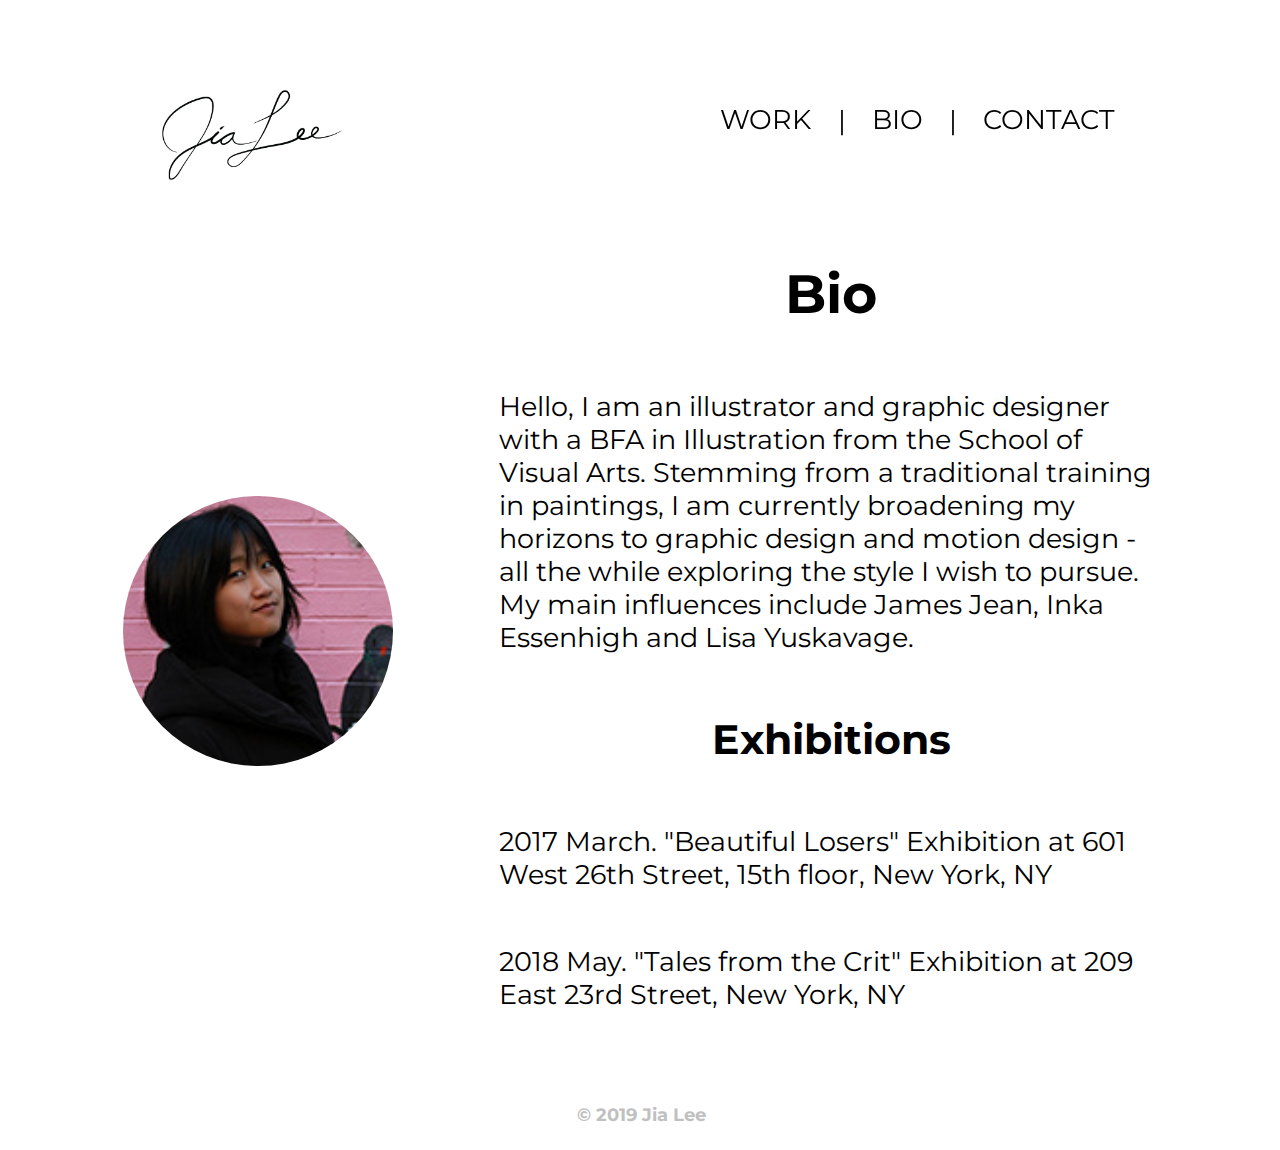
<file: bio.html>
<!DOCTYPE html>
<html>
<head>
    <title>Jia Lee Illustration</title>
    <link rel="stylesheet" type="text/css" href="main.css">
    <link rel="stylesheet" type="text/css" href="bio.css">
    <link rel="stylesheet" href="https://use.fontawesome.com/releases/v5.11.1/css/all.css">
    <link href="https://fonts.googleapis.com/css?family=Montserrat&display=swap" rel="stylesheet">
    <link href="https://fonts.googleapis.com/css?family=Rubik&display=swap" rel="stylesheet">
    <script src="https://code.jquery.com/jquery-3.2.1.min.js"></script>
    <script src="main.js"></script>

    <link rel="apple-touch-icon" sizes="180x180" href="/apple-touch-icon.png">
    <link rel="icon" type="image/png" sizes="32x32" href="/favicon-32x32.png">
    <link rel="icon" type="image/png" sizes="16x16" href="/favicon-16x16.png">
    <link rel="manifest" href="/site.webmanifest">
    <link rel="mask-icon" href="/safari-pinned-tab.svg" color="#5bbad5">
    <meta name="msapplication-TileColor" content="#da532c">
    <meta name="theme-color" content="#ffffff">
</head>
<body>        
    <nav>
        <a href="http://jialeeart.github.io"><img id="signature" src="images/sign jl1.png"></a>
        <div id="navLinks">
            <a href="http://jialeeart.github.io/work.html">WORK</a>
            |
            <a href="http://jialeeart.github.io/bio.html">BIO</a>
            |
            <a href="http://jialeeart.github.io/contact.html">CONTACT</a>
        </div>
    </nav>

    <div id="bio">
      <div id="bioPic">
        <div id="bioPicCrop">
          <img src="images/bioPic.jpg">
        </div>
      </div>
      <div id="bioInfo">
        <h1>Bio</h1>
        <p>Hello, I am an illustrator and graphic designer with a BFA in Illustration from the School of Visual Arts. Stemming from a traditional training in paintings, I am currently broadening my horizons to graphic design and motion design - all the while exploring the style I wish to pursue. My main influences include James Jean, Inka Essenhigh and Lisa Yuskavage.</p>

        <h2>Exhibitions</h2>
        <p>2017 March. "Beautiful Losers" Exhibition at 601 West 26th Street, 15th floor, New York, NY</p>
        <p>2018 May. "Tales from the Crit" Exhibition at 209 East 23rd Street, New York, NY</p>
      </div>
    </div>

    <bioFooter>
      <h4>© 2019 Jia Lee</h4>
    </bioFooter>
</body>
</html>
</file>
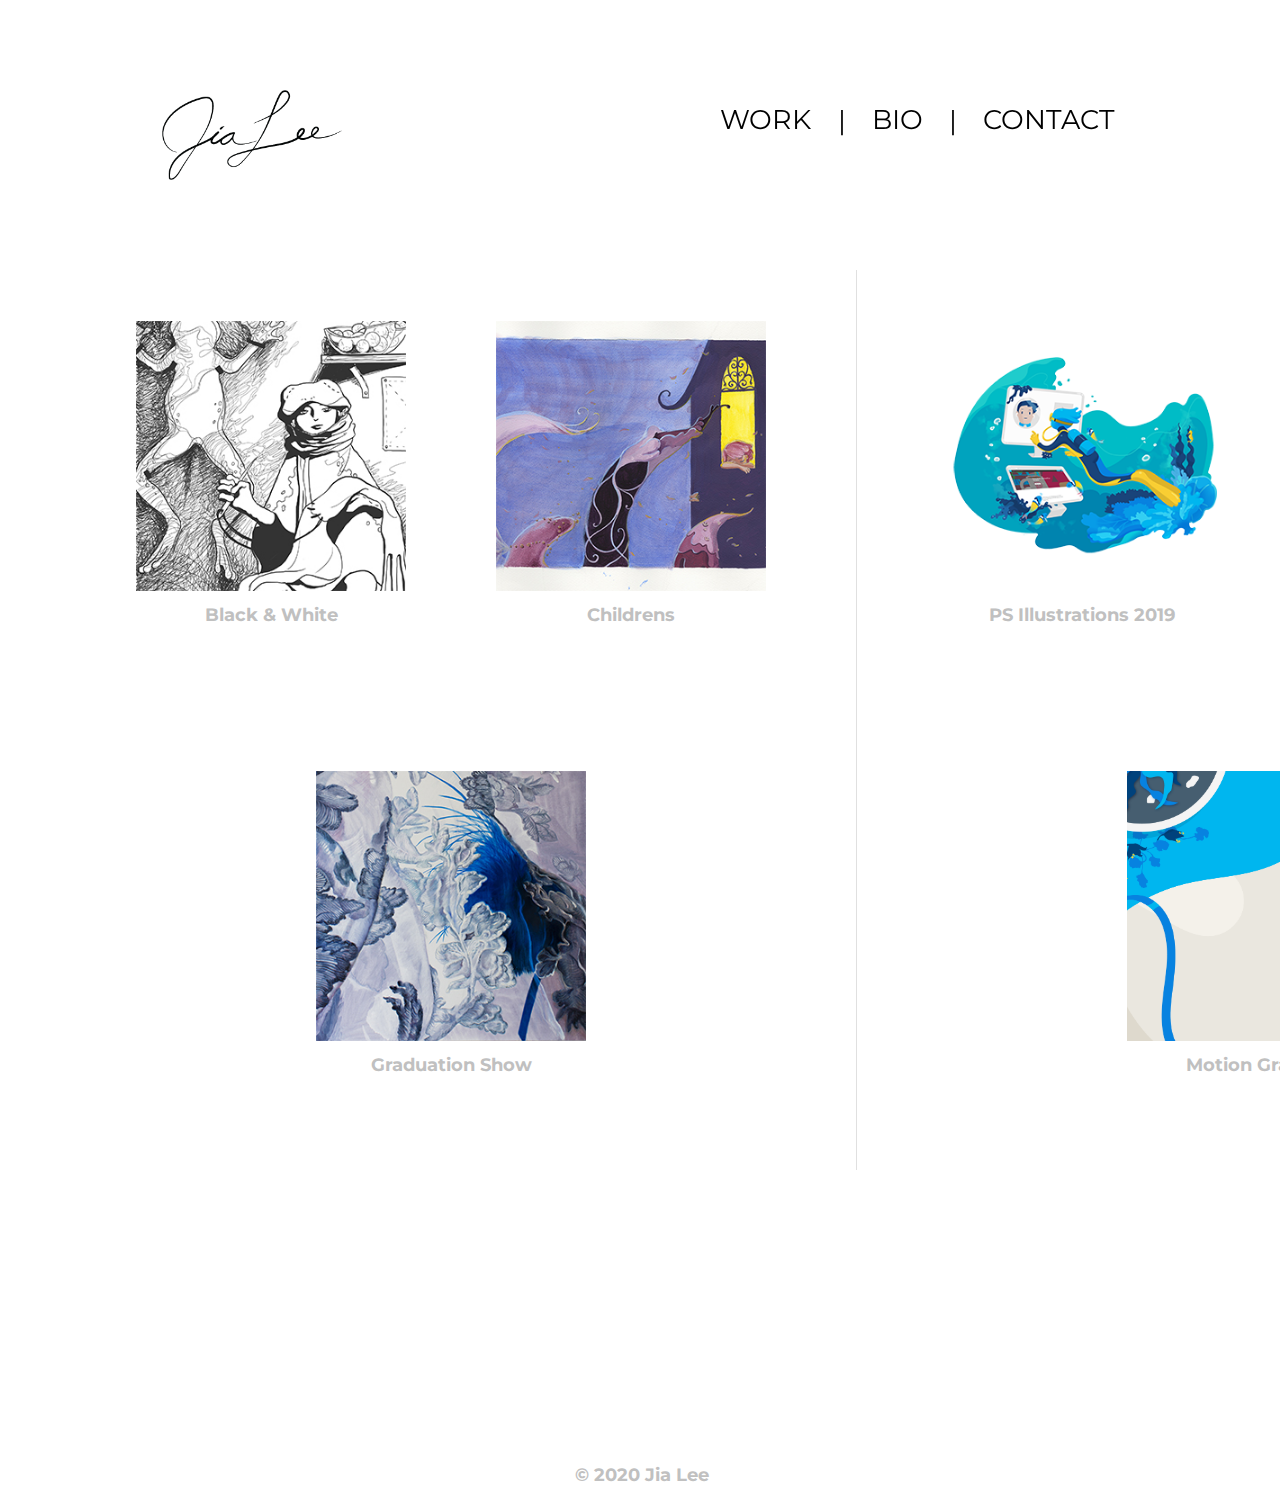
<file: work.html>
<!DOCTYPE html>
<html>
<head>
    <title>Jia Lee Illustration</title>
    <link rel="stylesheet" type="text/css" href="main.css">
    <link rel="stylesheet" type="text/css" href="work.css">
    <link rel="stylesheet" href="https://use.fontawesome.com/releases/v5.11.1/css/all.css">
    <link href="https://fonts.googleapis.com/css?family=Montserrat&display=swap" rel="stylesheet">
    <link href="https://fonts.googleapis.com/css?family=Rubik&display=swap" rel="stylesheet">
    <script src="https://code.jquery.com/jquery-3.2.1.min.js"></script>
    <script src="main.js"></script>

    <link rel="apple-touch-icon" sizes="180x180" href="/apple-touch-icon.png">
    <link rel="icon" type="image/png" sizes="32x32" href="/favicon-32x32.png">
    <link rel="icon" type="image/png" sizes="16x16" href="/favicon-16x16.png">
    <link rel="manifest" href="/site.webmanifest">
    <link rel="mask-icon" href="/safari-pinned-tab.svg" color="#5bbad5">
    <meta name="msapplication-TileColor" content="#da532c">
    <meta name="theme-color" content="#ffffff">
</head>
<body>
    <nav>
        <a href="http://jialeeart.github.io"><img id="signature" src="images/sign jl1.png"></a>
        <div id="navLinks">
            <a href="http://jialeeart.github.io/work.html">WORK</a>
            |
            <a href="http://jialeeart.github.io/bio.html">BIO</a>
            |
            <a href="http://jialeeart.github.io/contact.html">CONTACT</a>
        </div>
    </nav>

    <div id="work">
      <div class="workBlock" id="wb1">
        <a href="http://jialeeart.github.io/work/blackAndWhite.html"><img class="workImg" src="images/blackAndWhite/thumbnail/Frog.jpg"></a>
        <h6 class="workTxt">Black & White</h6>
      </div>

      <div class="workBlock" id="wb2">
        <a href="http://jialeeart.github.io/work/childrens.html"><img class="workImg" src="images/childrens/thumbnail/shrubs_w_feet_2.jpg"></a>
        <h6 class="workTxt">Childrens</h6>
      </div>

      <div class="workBlock" id="wb3">
        <a href="http://jialeeart.github.io/work/graduationShow.html"><img class="workImg" src="images/graduationShow/thumbnail/lace_and_feathers.jpg"></a>
        <h6 class="workTxt">Graduation Show</h6>
      </div>

      <div id="ln"></div>

      <div class="workBlock" id="wb4">
        <a href="http://jialeeart.github.io/work/PS2019.html"><img class="workImg" src="images/PS2019/thumbnail/dive_training.png"></a>
        <h6 class="workTxt">PS Illustrations 2019</h6>
      </div>
        
      <div class="workBlock" id="wb5">
        <a href="http://jialeeart.github.io/work/FoxHunt.html"><img class="workImg" src="images/fox/thumbnail/fox-04.png"></a>
        <h6 class="workTxt">Fox Hunt</h6>
      </div>
        
        <div class="workBlock" id="wb6">
        <a href="http://jialeeart.github.io/work/Motion.html"><img class="workImg" src="images/Motion/thumbnails/banner.png"></a>
        <h6 class="workTxt">Motion Graphics</h6>
      </div>
    </div>

    <workFooter>
      <h4>© 2020 Jia Lee</h4>
    </workFooter>  
</body>
</html>
</file>
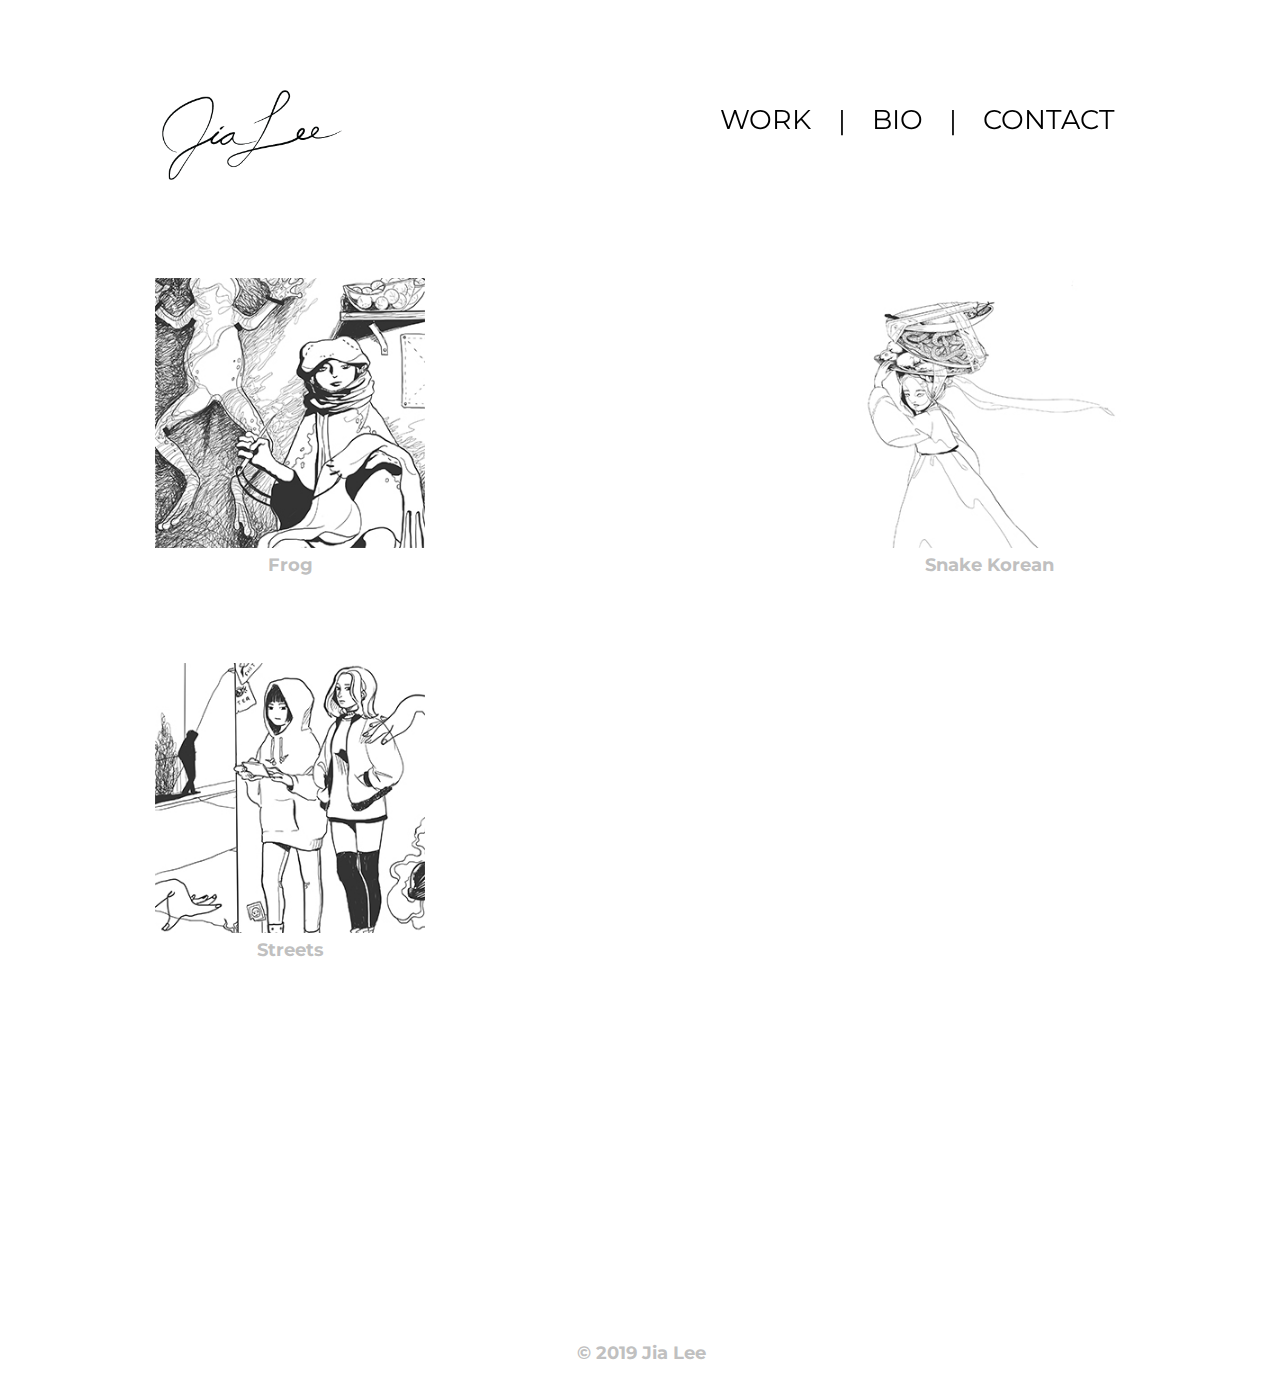
<file: work/blackAndWhite.html>
<!DOCTYPE html>
<html>
<head>
    <title>Jia Lee Illustration</title>
    <link rel="stylesheet" type="text/css" href="../main.css">
    <link rel="stylesheet" type="text/css" href="workDisplay.css">
    <link rel="stylesheet" href="https://use.fontawesome.com/releases/v5.11.1/css/all.css">
    <link href="https://fonts.googleapis.com/css?family=Montserrat&display=swap" rel="stylesheet">
    <link href="https://fonts.googleapis.com/css?family=Rubik&display=swap" rel="stylesheet">
    <script src="https://code.jquery.com/jquery-3.2.1.min.js"></script>
    <script src="../main.js"></script>
    <script src="workDisplay.js"></script>

    <link rel="apple-touch-icon" sizes="180x180" href="../apple-touch-icon.png">
    <link rel="icon" type="image/png" sizes="32x32" href="../favicon-32x32.png">
    <link rel="icon" type="image/png" sizes="16x16" href="../favicon-16x16.png">
    <link rel="manifest" href="../site.webmanifest">
    <link rel="mask-icon" href="../safari-pinned-tab.svg" color="#5bbad5">
    <meta name="msapplication-TileColor" content="#da532c">
    <meta name="theme-color" content="#ffffff">
</head>
<body>
    <nav>
        <a href="http://jialeeart.github.io"><img id="signature" src="../images/sign jl1.png"></a>
        <div id="navLinks">
            <a href="http://jialeeart.github.io/work.html">WORK</a>
            |
            <a href="http://jialeeart.github.io/bio.html">BIO</a>
            |
            <a href="http://jialeeart.github.io/contact.html">CONTACT</a>
        </div>
    </nav>

    <div id="fullDisplay">
      <i class="fas fa-chevron-left fullDisplayArrow" onclick="prevImage('blackAndWhite')""></i>

      <img>

      <i class="fas fa-chevron-right fullDisplayArrow" onclick="nextImage('blackAndWhite')"></i>
    </div>

    <div id="work">
      <div class="workBlock">
        <img class="workImg" src="../images/blackAndWhite/thumbnail/Frog.jpg" onclick="fullDisplay('blackAndWhite','Frog.jpg')">
        <h6 class="workTxt">Frog</h6>
      </div>

      <div class="workBlock">
        <img class="workImg" src="../images/blackAndWhite/thumbnail/Snake_korean.jpg" onclick="fullDisplay('blackAndWhite','Snake_korean.jpg')">
        <h6 class="workTxt">Snake Korean</h6>
      </div>

      <div class="workBlock">
        <img class="workImg" src="../images/blackAndWhite/thumbnail/Streets.jpg" onclick="fullDisplay('blackAndWhite','Streets.jpg')">
        <h6 class="workTxt">Streets</h6>
      </div>  
    </div>

    <workFooter>
      <h4>© 2019 Jia Lee</h4>
    </workFooter>  
</body>
</html>
</file>
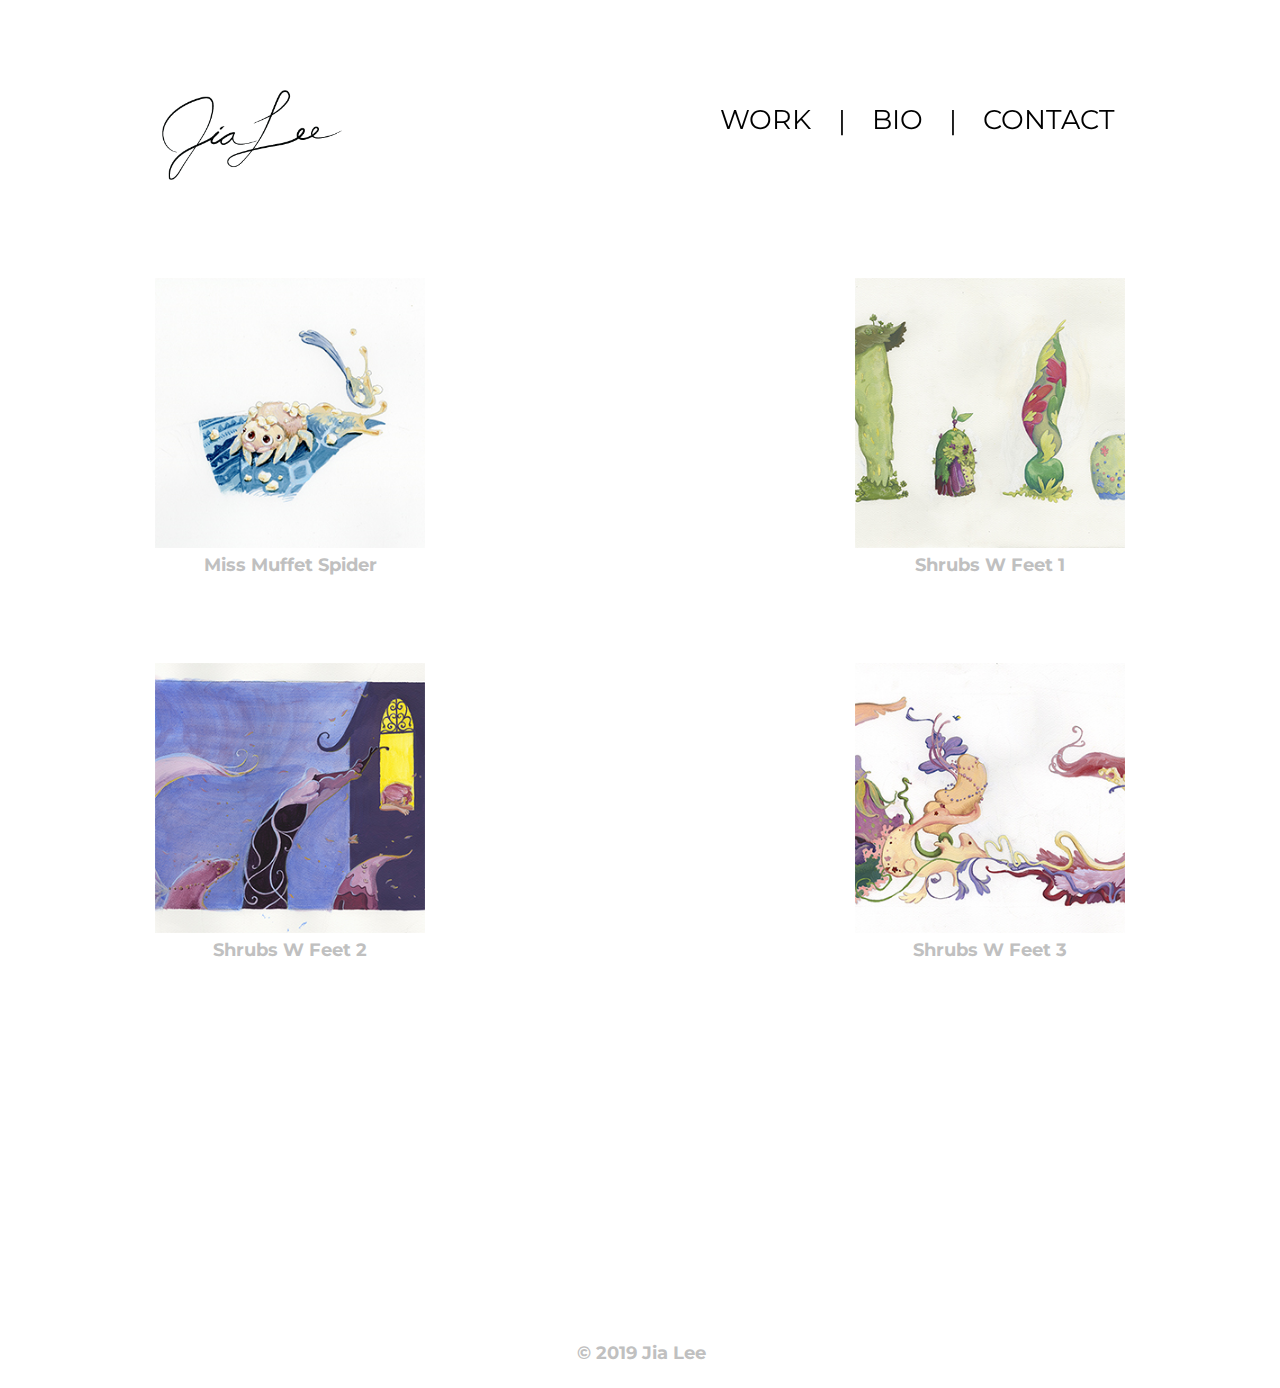
<file: work/childrens.html>
<!DOCTYPE html>
<html>
<head>
    <title>Jia Lee Illustration</title>
    <link rel="stylesheet" type="text/css" href="../main.css">
    <link rel="stylesheet" type="text/css" href="workDisplay.css">
    <link rel="stylesheet" href="https://use.fontawesome.com/releases/v5.11.1/css/all.css">
    <link href="https://fonts.googleapis.com/css?family=Montserrat&display=swap" rel="stylesheet">
    <link href="https://fonts.googleapis.com/css?family=Rubik&display=swap" rel="stylesheet">
    <script src="https://code.jquery.com/jquery-3.2.1.min.js"></script>
    <script src="../main.js"></script>
    <script src="workDisplay.js"></script>

    <link rel="apple-touch-icon" sizes="180x180" href="../apple-touch-icon.png">
    <link rel="icon" type="image/png" sizes="32x32" href="../favicon-32x32.png">
    <link rel="icon" type="image/png" sizes="16x16" href="../favicon-16x16.png">
    <link rel="manifest" href="../site.webmanifest">
    <link rel="mask-icon" href="../safari-pinned-tab.svg" color="#5bbad5">
    <meta name="msapplication-TileColor" content="#da532c">
    <meta name="theme-color" content="#ffffff">
</head>
<body>
    <nav>
        <a href="http://jialeeart.github.io"><img id="signature" src="../images/sign jl1.png"></a>
        <div id="navLinks">
            <a href="http://jialeeart.github.io/work.html">WORK</a>
            |
            <a href="http://jialeeart.github.io/bio.html">BIO</a>
            |
            <a href="http://jialeeart.github.io/contact.html">CONTACT</a>
        </div>
    </nav>

    <div id="fullDisplay">
      <i class="fas fa-chevron-left fullDisplayArrow" onclick="prevImage('childrens')"></i>

      <img>

      <i class="fas fa-chevron-right fullDisplayArrow" onclick="nextImage('childrens')"></i>
    </div>

    <div id="work">
      <div class="workBlock">
        <img class="workImg" src="../images/childrens/thumbnail/miss-muffet-spider.png" onclick="fullDisplay('childrens','miss-muffet-spider.png')">
        <h6 class="workTxt">Miss Muffet Spider</h6>
      </div>

      <div class="workBlock">
        <img class="workImg" src="../images/childrens/thumbnail/shrubs_w_feet_1.jpg" onclick="fullDisplay('childrens','shrubs_w_feet_1.jpg')">
        <h6 class="workTxt">Shrubs W Feet 1</h6>
      </div>

      <div class="workBlock">
        <img class="workImg" src="../images/childrens/thumbnail/shrubs_w_feet_2.jpg" onclick="fullDisplay('childrens','shrubs_w_feet_2.jpg')">
        <h6 class="workTxt">Shrubs W Feet 2</h6>
      </div>

      <div class="workBlock">
        <img class="workImg" src="../images/childrens/thumbnail/shrubs_w_feet_3.jpg" onclick="fullDisplay('childrens','shrubs_w_feet_3.jpg')">
        <h6 class="workTxt">Shrubs W Feet 3</h6>
      </div>  
    </div>

    <workFooter>
      <h4>© 2019 Jia Lee</h4>
    </workFooter>  
</body>
</html>
</file>
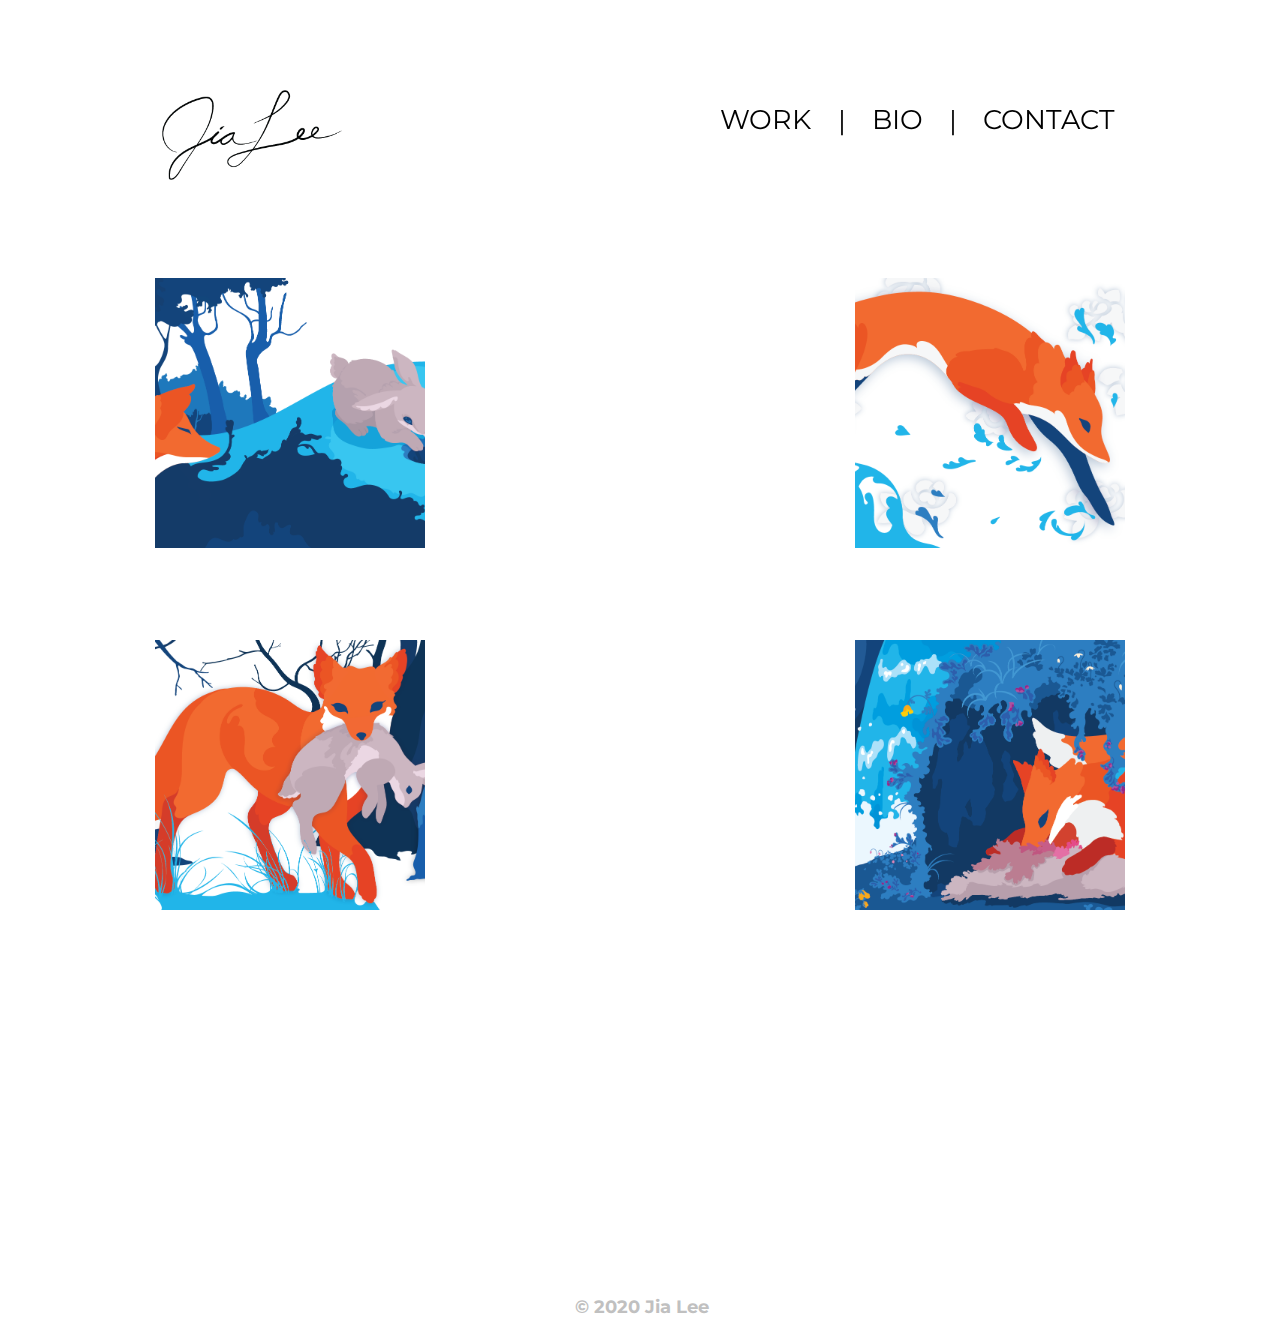
<file: work/FoxHunt.html>
<!DOCTYPE html>
<html>
<head>
    <title>Jia Lee Illustration</title>
    <link rel="stylesheet" type="text/css" href="../main.css">
    <link rel="stylesheet" type="text/css" href="workDisplay.css">
    <link rel="stylesheet" href="https://use.fontawesome.com/releases/v5.11.1/css/all.css">
    <link href="https://fonts.googleapis.com/css?family=Montserrat&display=swap" rel="stylesheet">
    <link href="https://fonts.googleapis.com/css?family=Rubik&display=swap" rel="stylesheet">
    <script src="https://code.jquery.com/jquery-3.2.1.min.js"></script>
    <script src="../main.js"></script>
    <script src="workDisplay.js"></script>

    <link rel="apple-touch-icon" sizes="180x180" href="../apple-touch-icon.png">
    <link rel="icon" type="image/png" sizes="32x32" href="../favicon-32x32.png">
    <link rel="icon" type="image/png" sizes="16x16" href="../favicon-16x16.png">
    <link rel="manifest" href="../site.webmanifest">
    <link rel="mask-icon" href="../safari-pinned-tab.svg" color="#5bbad5">
    <meta name="msapplication-TileColor" content="#da532c">
    <meta name="theme-color" content="#ffffff">
</head>
<body>
    <nav>
        <a href="http://jialeeart.github.io"><img id="signature" src="../images/sign jl1.png"></a>
        <div id="navLinks">
            <a href="http://jialeeart.github.io/work.html">WORK</a>
            |
            <a href="http://jialeeart.github.io/bio.html">BIO</a>
            |
            <a href="http://jialeeart.github.io/contact.html">CONTACT</a>
        </div>
    </nav>

    <div id="fullDisplay">
      <i class="fas fa-chevron-left fullDisplayArrow" onclick="prevImage('fox')"></i>

      <img>

      <i class="fas fa-chevron-right fullDisplayArrow" onclick="nextImage('fox')"></i>
    </div>
  
    <div id="work">
      <div class="workBlock">
        <img class="workImg" src="../images/fox/thumbnail/fox-01.png" onclick="fullDisplay('fox','fox-01.png')">
        <h6 class="workTxt"></h6>
      </div>
      <div class="workBlock">
        <img class="workImg" src="../images/fox/thumbnail/fox-02.png" onclick="fullDisplay('fox','fox-02.png')">
        <h6 class="workTxt"></h6>
      </div>
     <div class="workBlock">
        <img class="workImg" src="../images/fox/thumbnail/fox-03.png" onclick="fullDisplay('fox','fox-03.png')">
        <h6 class="workTxt"></h6>
      </div>
      <div class="workBlock">
        <img class="workImg" src="../images/fox/thumbnail/fox-04.png" onclick="fullDisplay('fox','fox-04.png')">
        <h6 class="workTxt"></h6>
      </div>
    </div>

    <workFooter>
      <h4>© 2020 Jia Lee</h4>
    </workFooter>  
</body>
</html>
</file>
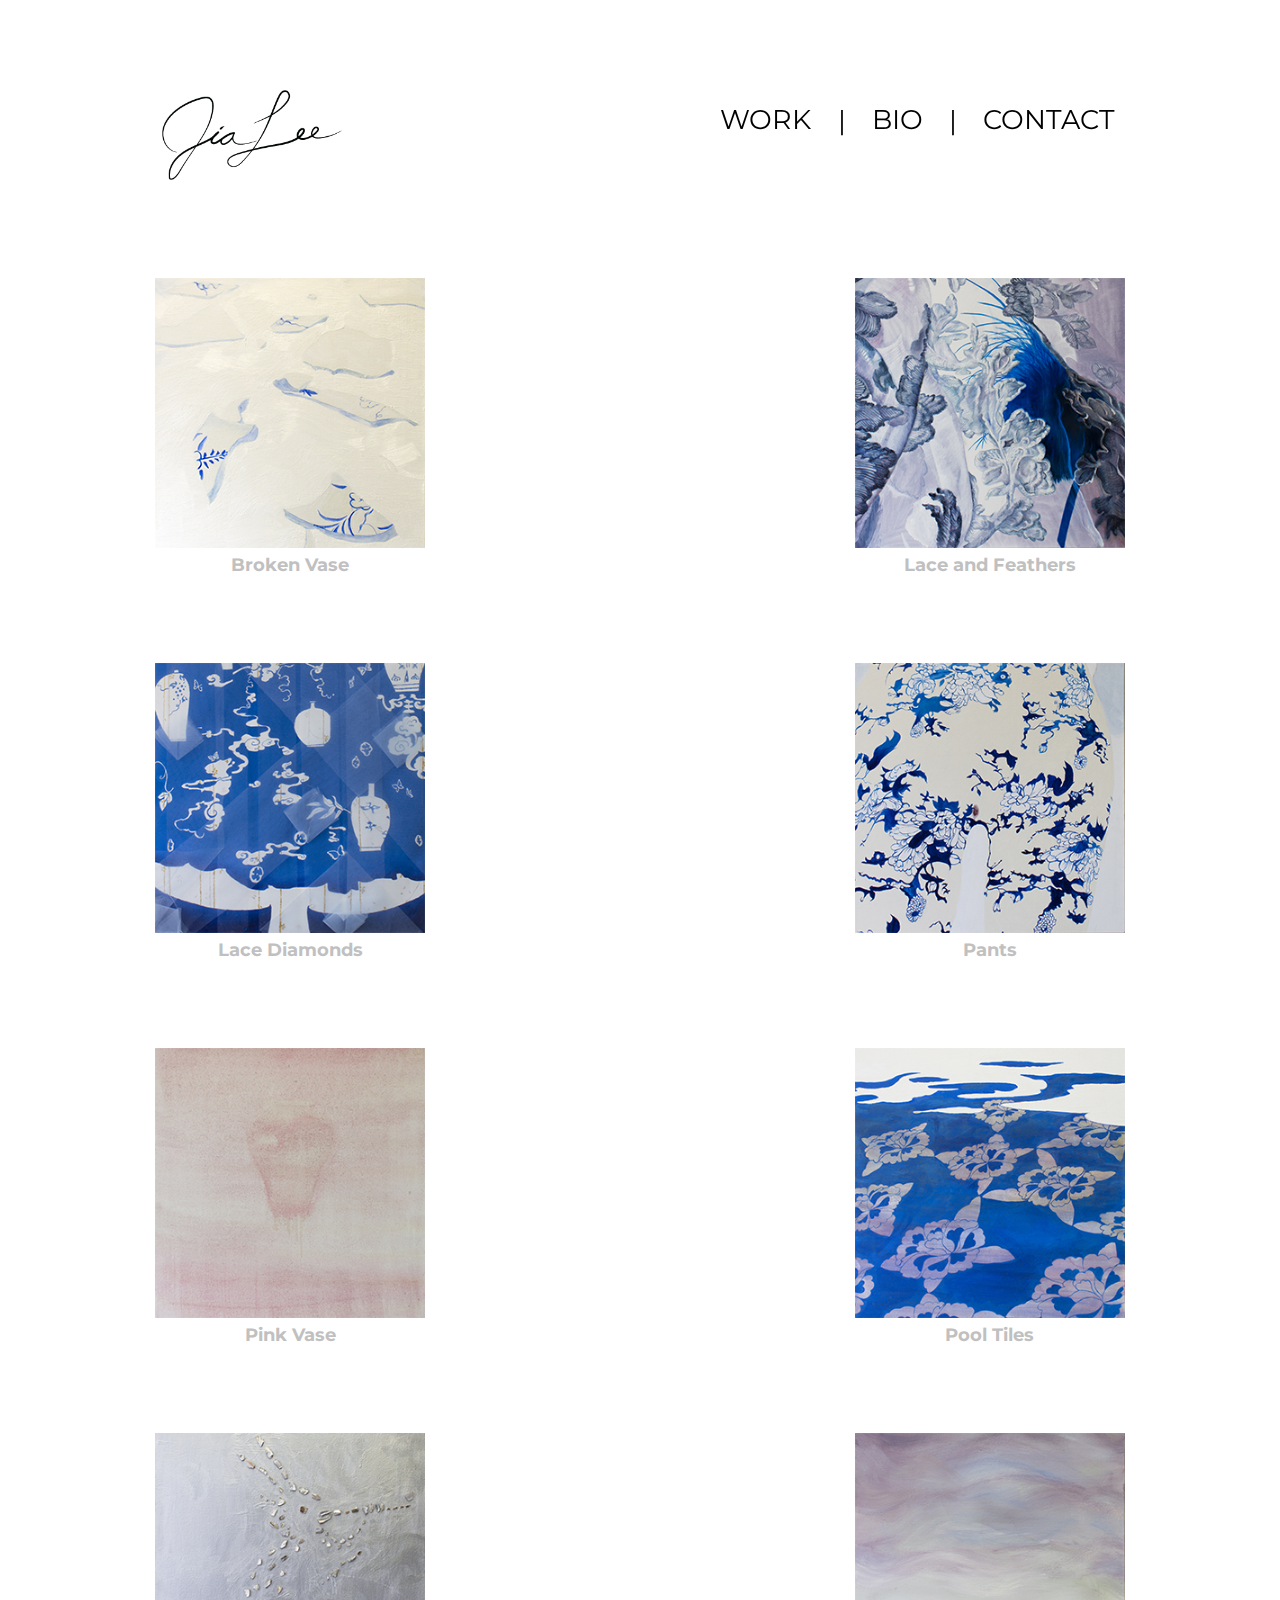
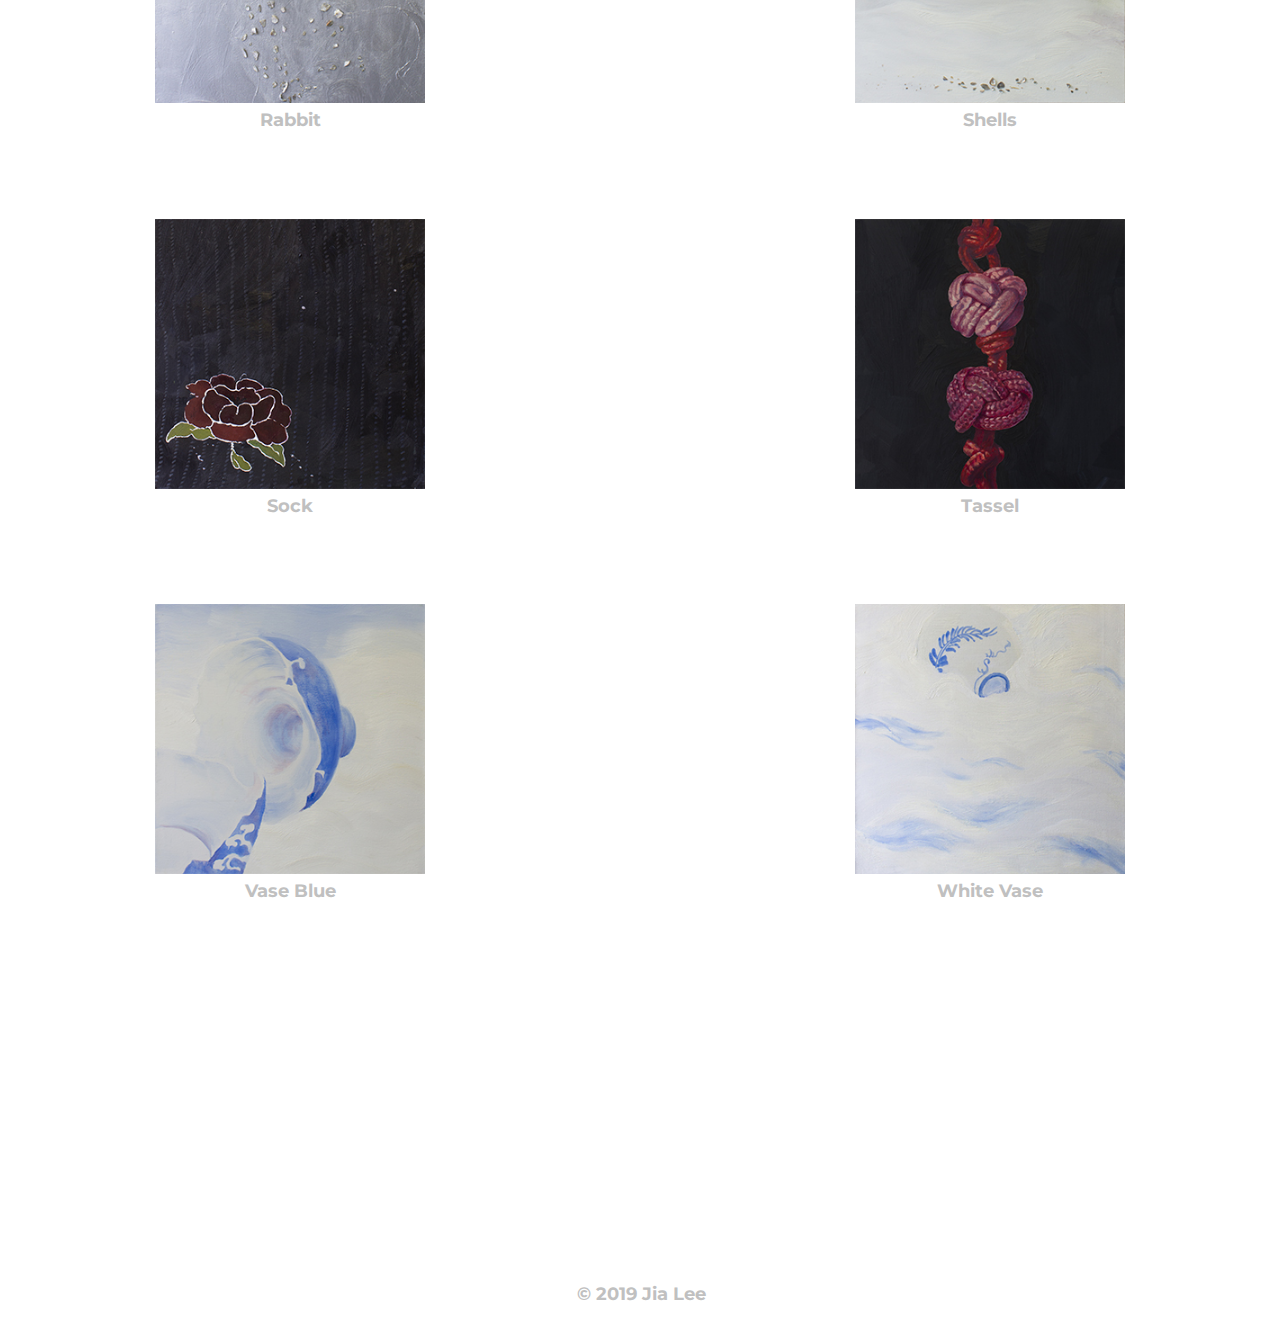
<file: work/graduationShow.html>
<!DOCTYPE html>
<html>
<head>
    <title>Jia Lee Illustration</title>
    <link rel="stylesheet" type="text/css" href="../main.css">
    <link rel="stylesheet" type="text/css" href="workDisplay.css">
    <link rel="stylesheet" href="https://use.fontawesome.com/releases/v5.11.1/css/all.css">
    <link href="https://fonts.googleapis.com/css?family=Montserrat&display=swap" rel="stylesheet">
    <link href="https://fonts.googleapis.com/css?family=Rubik&display=swap" rel="stylesheet">
    <script src="https://code.jquery.com/jquery-3.2.1.min.js"></script>
    <script src="../main.js"></script>
    <script src="workDisplay.js"></script>

    <link rel="apple-touch-icon" sizes="180x180" href="../apple-touch-icon.png">
    <link rel="icon" type="image/png" sizes="32x32" href="../favicon-32x32.png">
    <link rel="icon" type="image/png" sizes="16x16" href="../favicon-16x16.png">
    <link rel="manifest" href="../site.webmanifest">
    <link rel="mask-icon" href="../safari-pinned-tab.svg" color="#5bbad5">
    <meta name="msapplication-TileColor" content="#da532c">
    <meta name="theme-color" content="#ffffff">
</head>
<body>
    <nav>
        <a href="http://jialeeart.github.io"><img id="signature" src="../images/sign jl1.png"></a>
        <div id="navLinks">
            <a href="http://jialeeart.github.io/work.html">WORK</a>
            |
            <a href="http://jialeeart.github.io/bio.html">BIO</a>
            |
            <a href="http://jialeeart.github.io/contact.html">CONTACT</a>
        </div>
    </nav>
    
    <div id="fullDisplay">
      <i class="fas fa-chevron-left fullDisplayArrow" onclick="prevImage('graduationShow')"></i>

      <img>

      <i class="fas fa-chevron-right fullDisplayArrow" onclick="nextImage('graduationShow')"></i>
    </div>
  
    <div id="work">
      <div class="workBlock">
        <img class="workImg" src="../images/graduationShow/thumbnail/broken_vase.jpg" onclick="fullDisplay('graduationShow','broken_vase.jpg')">
        <h6 class="workTxt">Broken Vase</h6>
      </div>

      <div class="workBlock">
        <img class="workImg" src="../images/graduationShow/thumbnail/lace_and_feathers.jpg" onclick="fullDisplay('graduationShow','lace_and_feathers.jpg')">
        <h6 class="workTxt">Lace and Feathers</h6>
      </div>

      <div class="workBlock">
        <img class="workImg" src="../images/graduationShow/thumbnail/lace_diamonds.jpg" onclick="fullDisplay('graduationShow','lace_diamonds.jpg')">
        <h6 class="workTxt">Lace Diamonds</h6>
      </div>

      <div class="workBlock">
        <img class="workImg" src="../images/graduationShow/thumbnail/pants.jpg" onclick="fullDisplay('graduationShow','pants.jpg')">
        <h6 class="workTxt">Pants</h6>
      </div>

      <div class="workBlock">
        <img class="workImg" src="../images/graduationShow/thumbnail/pink_vase.jpg" onclick="fullDisplay('graduationShow','pink_vase.jpg')">
        <h6 class="workTxt">Pink Vase</h6>
      </div>
  
      <div class="workBlock">
        <img class="workImg" src="../images/graduationShow/thumbnail/pool_tiles.jpg" onclick="fullDisplay('graduationShow','pool_tiles.jpg')">
        <h6 class="workTxt">Pool Tiles</h6>
      </div>

      <div class="workBlock">
        <img class="workImg" src="../images/graduationShow/thumbnail/rabbit.jpg" onclick="fullDisplay('graduationShow','rabbit.jpg')">
        <h6 class="workTxt">Rabbit</h6>
      </div>

      <div class="workBlock">
        <img class="workImg" src="../images/graduationShow/thumbnail/shells.jpg" onclick="fullDisplay('graduationShow','shells.jpg')">
        <h6 class="workTxt">Shells</h6>
      </div>

      <div class="workBlock">
        <img class="workImg" src="../images/graduationShow/thumbnail/sock.jpg" onclick="fullDisplay('graduationShow','sock.jpg')">
        <h6 class="workTxt">Sock</h6>
      </div>

      <div class="workBlock">
        <img class="workImg" src="../images/graduationShow/thumbnail/tassel.jpg" onclick="fullDisplay('graduationShow','tassel.jpg')">
        <h6 class="workTxt">Tassel</h6>
      </div>

      <div class="workBlock">
        <img class="workImg" src="../images/graduationShow/thumbnail/vase_blue.jpg" onclick="fullDisplay('graduationShow','vase_blue.jpg')">
        <h6 class="workTxt">Vase Blue</h6>
      </div>

      <div class="workBlock">
        <img class="workImg" src="../images/graduationShow/thumbnail/white_vase.jpg" onclick="fullDisplay('graduationShow','white_vase.jpg')">
        <h6 class="workTxt">White Vase</h6>
      </div>
    </div>

    <workFooter>
      <h4>© 2019 Jia Lee</h4>
    </workFooter>  
</body>
</html>
</file>
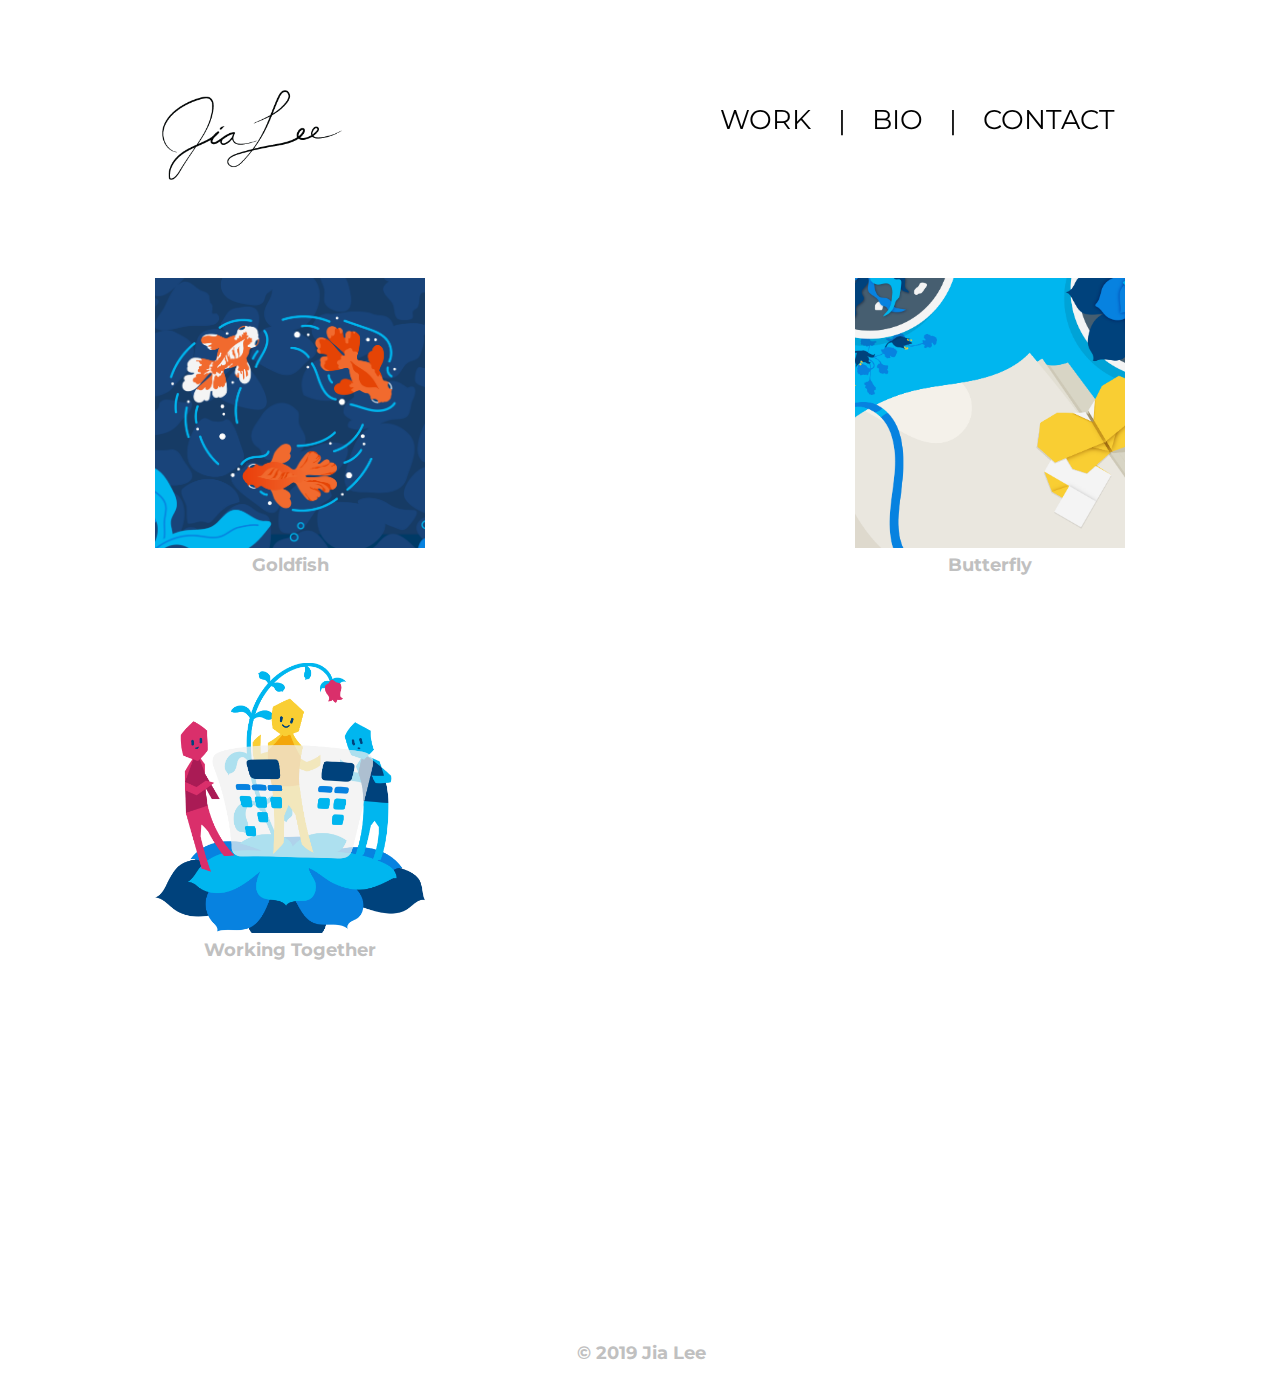
<file: work/Motion.html>
<!DOCTYPE html>
<html>
<head>
    <title>Jia Lee Illustration</title>
    <link rel="stylesheet" type="text/css" href="../main.css">
    <link rel="stylesheet" type="text/css" href="workDisplay.css">
    <link rel="stylesheet" href="https://use.fontawesome.com/releases/v5.11.1/css/all.css">
    <link href="https://fonts.googleapis.com/css?family=Montserrat&display=swap" rel="stylesheet">
    <link href="https://fonts.googleapis.com/css?family=Rubik&display=swap" rel="stylesheet">
    <script src="https://code.jquery.com/jquery-3.2.1.min.js"></script>
    <script src="../main.js"></script>
    <script src="workDisplay.js"></script>

    <link rel="apple-touch-icon" sizes="180x180" href="../apple-touch-icon.png">
    <link rel="icon" type="image/png" sizes="32x32" href="../favicon-32x32.png">
    <link rel="icon" type="image/png" sizes="16x16" href="../favicon-16x16.png">
    <link rel="manifest" href="../site.webmanifest">
    <link rel="mask-icon" href="../safari-pinned-tab.svg" color="#5bbad5">
    <meta name="msapplication-TileColor" content="#da532c">
    <meta name="theme-color" content="#ffffff">
</head>
<body>
    <nav>
        <a href="http://jialeeart.github.io"><img id="signature" src="../images/sign jl1.png"></a>
        <div id="navLinks">
            <a href="http://jialeeart.github.io/work.html">WORK</a>
            |
            <a href="http://jialeeart.github.io/bio.html">BIO</a>
            |
            <a href="http://jialeeart.github.io/contact.html">CONTACT</a>
        </div>
    </nav>

    <div id="fullDisplay">
        <i class="fas fa-chevron-left fullDisplayArrow" onclick="prevImage('Motion')"></i>

        <img>
  
        <i class="fas fa-chevron-right fullDisplayArrow" onclick="nextImage('Motion')"></i>
      </div>
  
    <div id="work">
      <div class="workBlock">
        <img class="workImg" src="../images/Motion/thumbnails/goldfish.png" onclick="fullDisplay('Motion','goldfish.gif')">
        <h6 class="workTxt">Goldfish</h6>
      </div>

      <div class="workBlock">
        <img class="workImg" src="../images/Motion/thumbnails/banner.png" onclick="fullDisplay('Motion','banner.gif')">
        <h6 class="workTxt">Butterfly</h6>
      </div>

      <div class="workBlock">
        <img class="workImg" src="../images/Motion/thumbnails/succulent.png" onclick="fullDisplay('Motion','succulent.gif')">
        <h6 class="workTxt">Working Together</h6>
      </div>
    </div>

    <workFooter>
      <h4>© 2019 Jia Lee</h4>
    </workFooter>  
</body>
</html>
</file>
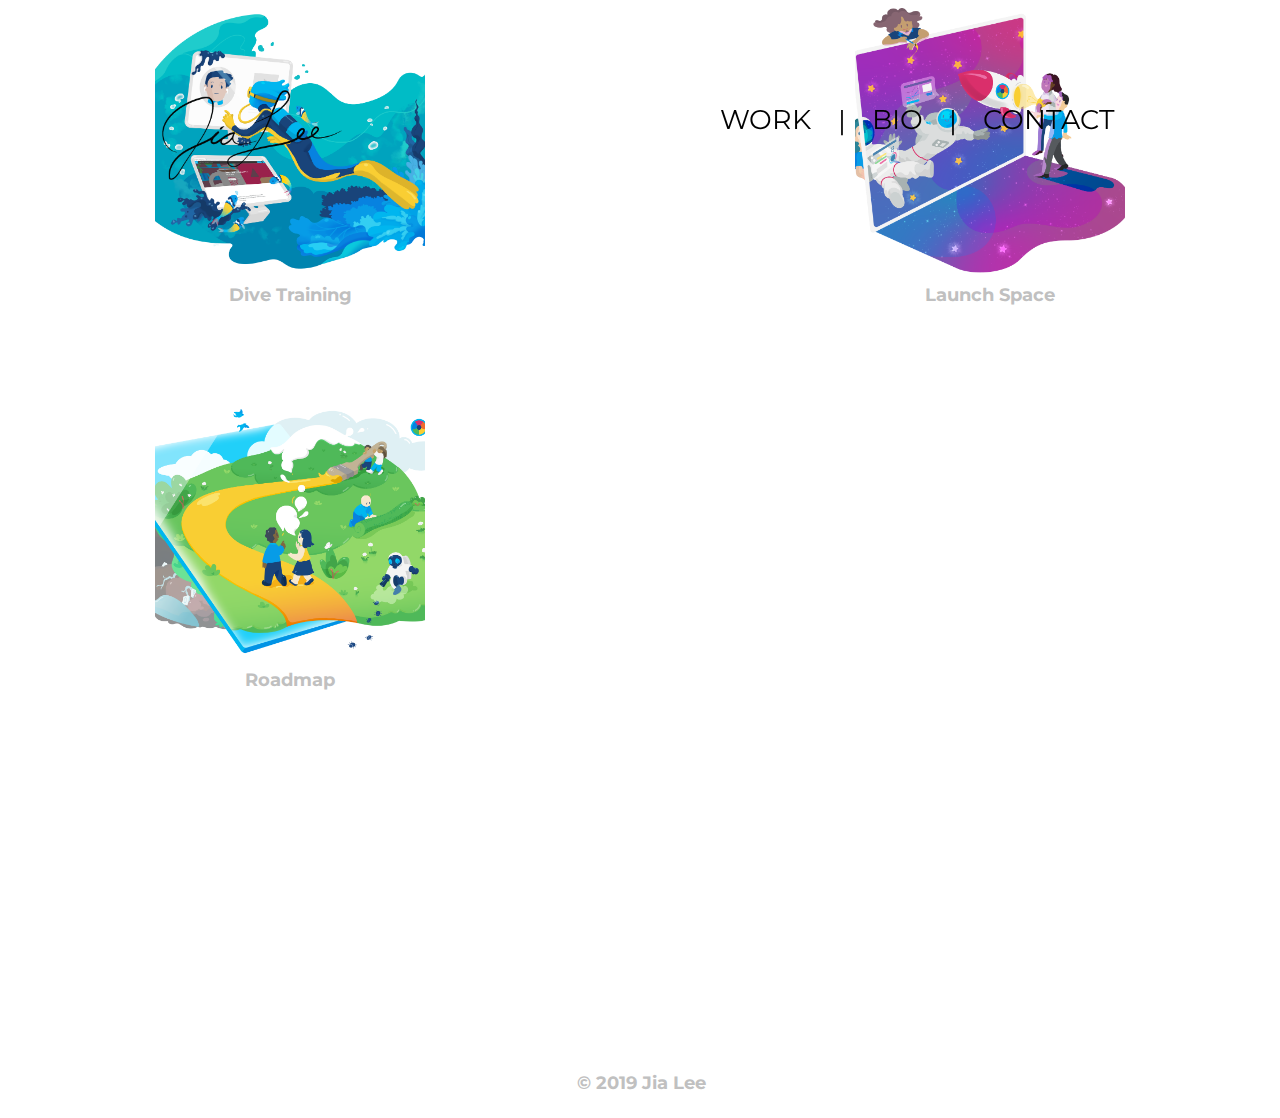
<file: work/PS.html>
<!DOCTYPE html>
<html>
<head>
    <title>Jia Lee Illustration</title>
    <link rel="stylesheet" type="text/css" href="../main.css">
    <link rel="stylesheet" type="text/css" href="workDisplay.css">
    <link rel="stylesheet" href="https://use.fontawesome.com/releases/v5.11.1/css/all.css">
    <link href="https://fonts.googleapis.com/css?family=Montserrat&display=swap" rel="stylesheet">
    <link href="https://fonts.googleapis.com/css?family=Rubik&display=swap" rel="stylesheet">
    <script src="https://code.jquery.com/jquery-3.2.1.min.js"></script>
    <script src="../main.js"></script>
</head>
<body>
    <nav>
        <a href="http://jialeeart.github.io"><img id="signature" src="../images/sign jl1.png"></a>
        <div id="navLinks">
            <a href="http://jialeeart.github.io/work.html">WORK</a>
            |
            <a href="http://jialeeart.github.io/bio.html">BIO</a>
            |
            <a href="http://jialeeart.github.io/contact.html">CONTACT</a>
        </div>
    </nav>

    <div id="work">
      <div class="workBlock">
        <img class="workImg" src="../images/PS/dive_training.png">
        <h6 class="workTxt">Dive Training</h6>
      </div>

      <div class="workBlock">
        <img class="workImg" src="../images/PS/launch_space.png">
        <h6 class="workTxt">Launch Space</h6>
      </div>

      <div class="workBlock">
        <img class="workImg" src="../images/PS/roadmap.png">
        <h6 class="workTxt">Roadmap</h6>
      </div>
    </div>

    <workFooter>
      <h4>© 2019 Jia Lee</h4>
    </workFooter>  
</body>
</html>
</file>
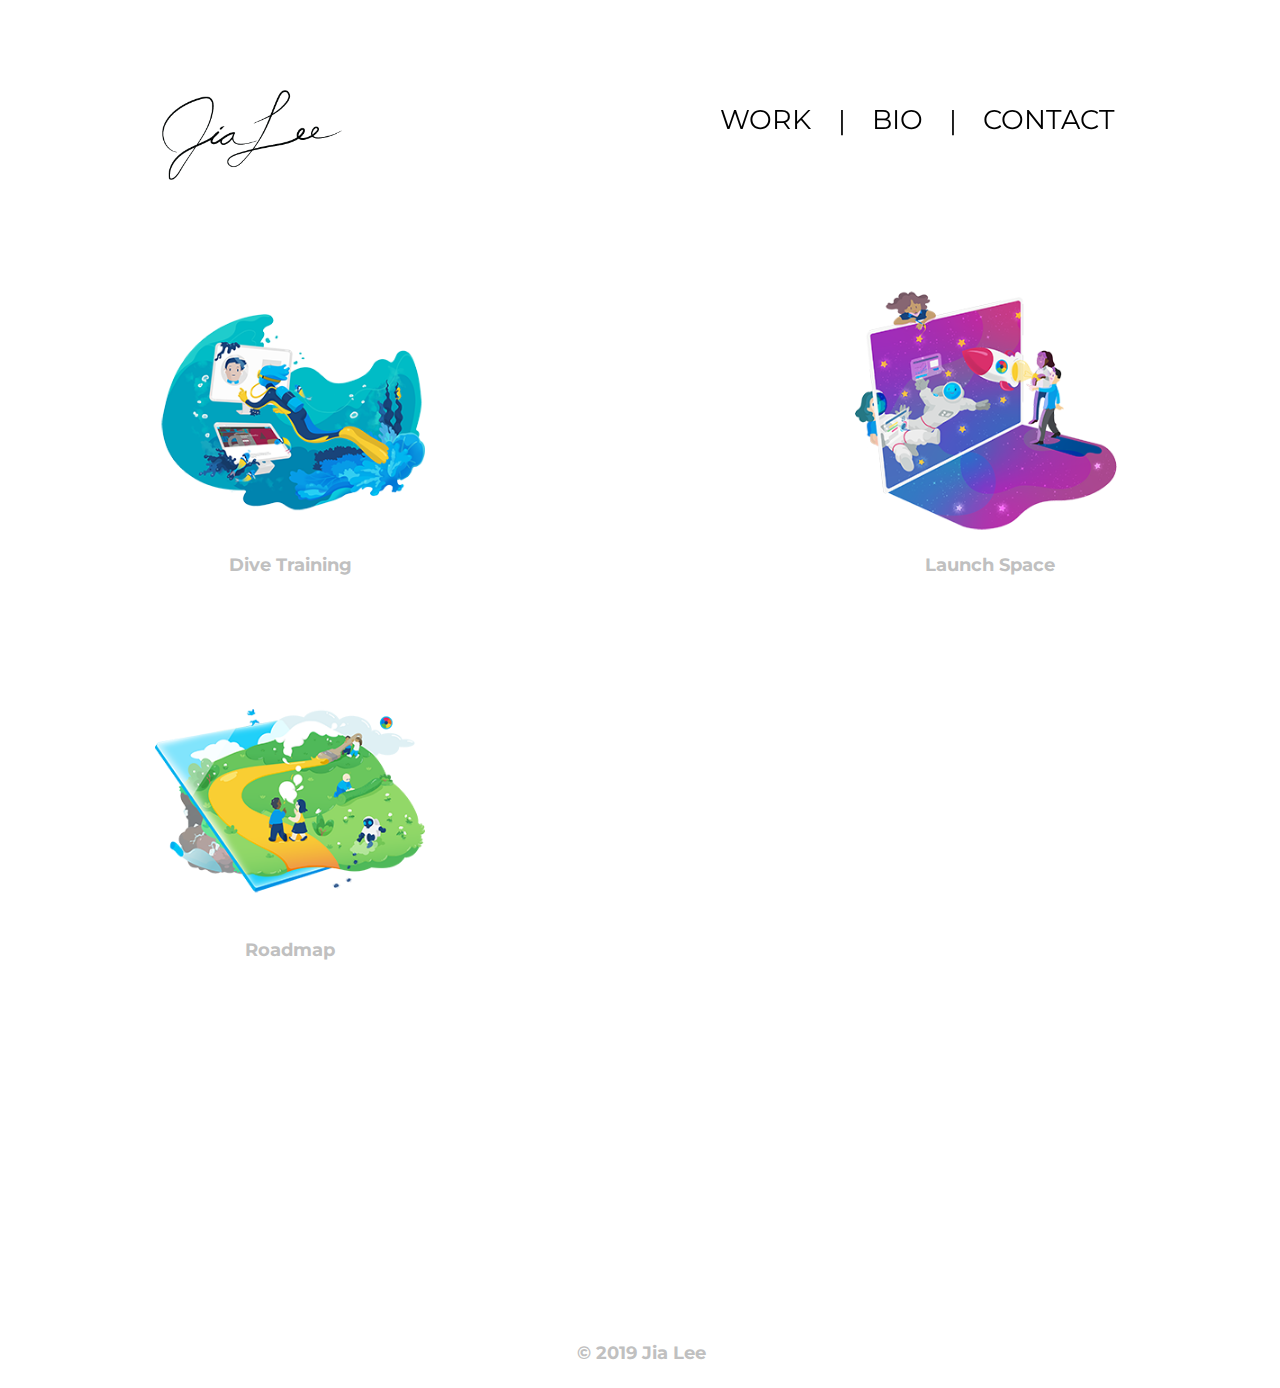
<file: work/PS2019.html>
<!DOCTYPE html>
<html>
<head>
    <title>Jia Lee Illustration</title>
    <link rel="stylesheet" type="text/css" href="../main.css">
    <link rel="stylesheet" type="text/css" href="workDisplay.css">
    <link rel="stylesheet" href="https://use.fontawesome.com/releases/v5.11.1/css/all.css">
    <link href="https://fonts.googleapis.com/css?family=Montserrat&display=swap" rel="stylesheet">
    <link href="https://fonts.googleapis.com/css?family=Rubik&display=swap" rel="stylesheet">
    <script src="https://code.jquery.com/jquery-3.2.1.min.js"></script>
    <script src="../main.js"></script>
    <script src="workDisplay.js"></script>

    <link rel="apple-touch-icon" sizes="180x180" href="../apple-touch-icon.png">
    <link rel="icon" type="image/png" sizes="32x32" href="../favicon-32x32.png">
    <link rel="icon" type="image/png" sizes="16x16" href="../favicon-16x16.png">
    <link rel="manifest" href="../site.webmanifest">
    <link rel="mask-icon" href="../safari-pinned-tab.svg" color="#5bbad5">
    <meta name="msapplication-TileColor" content="#da532c">
    <meta name="theme-color" content="#ffffff">
</head>
<body>
    <nav>
        <a href="http://jialeeart.github.io"><img id="signature" src="../images/sign jl1.png"></a>
        <div id="navLinks">
            <a href="http://jialeeart.github.io/work.html">WORK</a>
            |
            <a href="http://jialeeart.github.io/bio.html">BIO</a>
            |
            <a href="http://jialeeart.github.io/contact.html">CONTACT</a>
        </div>
    </nav>

    <div id="fullDisplay">
      <i class="fas fa-chevron-left fullDisplayArrow" onclick="prevImage('PS2019')"></i>

      <img>

      <i class="fas fa-chevron-right fullDisplayArrow" onclick="nextImage('PS2019')"></i>
    </div>
  
    <div id="work">
      <div class="workBlock">
        <img class="workImg" src="../images/PS2019/thumbnail/dive_training.png" onclick="fullDisplay('PS2019','dive_training.png')">
        <h6 class="workTxt">Dive Training</h6>
      </div>

      <div class="workBlock">
        <img class="workImg" src="../images/PS2019/thumbnail/launch_space.png" onclick="fullDisplay('PS2019','launch_space.png')">
        <h6 class="workTxt">Launch Space</h6>
      </div>

      <div class="workBlock">
        <img class="workImg" src="../images/PS2019/thumbnail/roadmap.png" onclick="fullDisplay('PS2019','roadmap.png')">
        <h6 class="workTxt">Roadmap</h6>
      </div>
    </div>

    <workFooter>
      <h4>© 2019 Jia Lee</h4>
    </workFooter>  
</body>
</html>
</file>
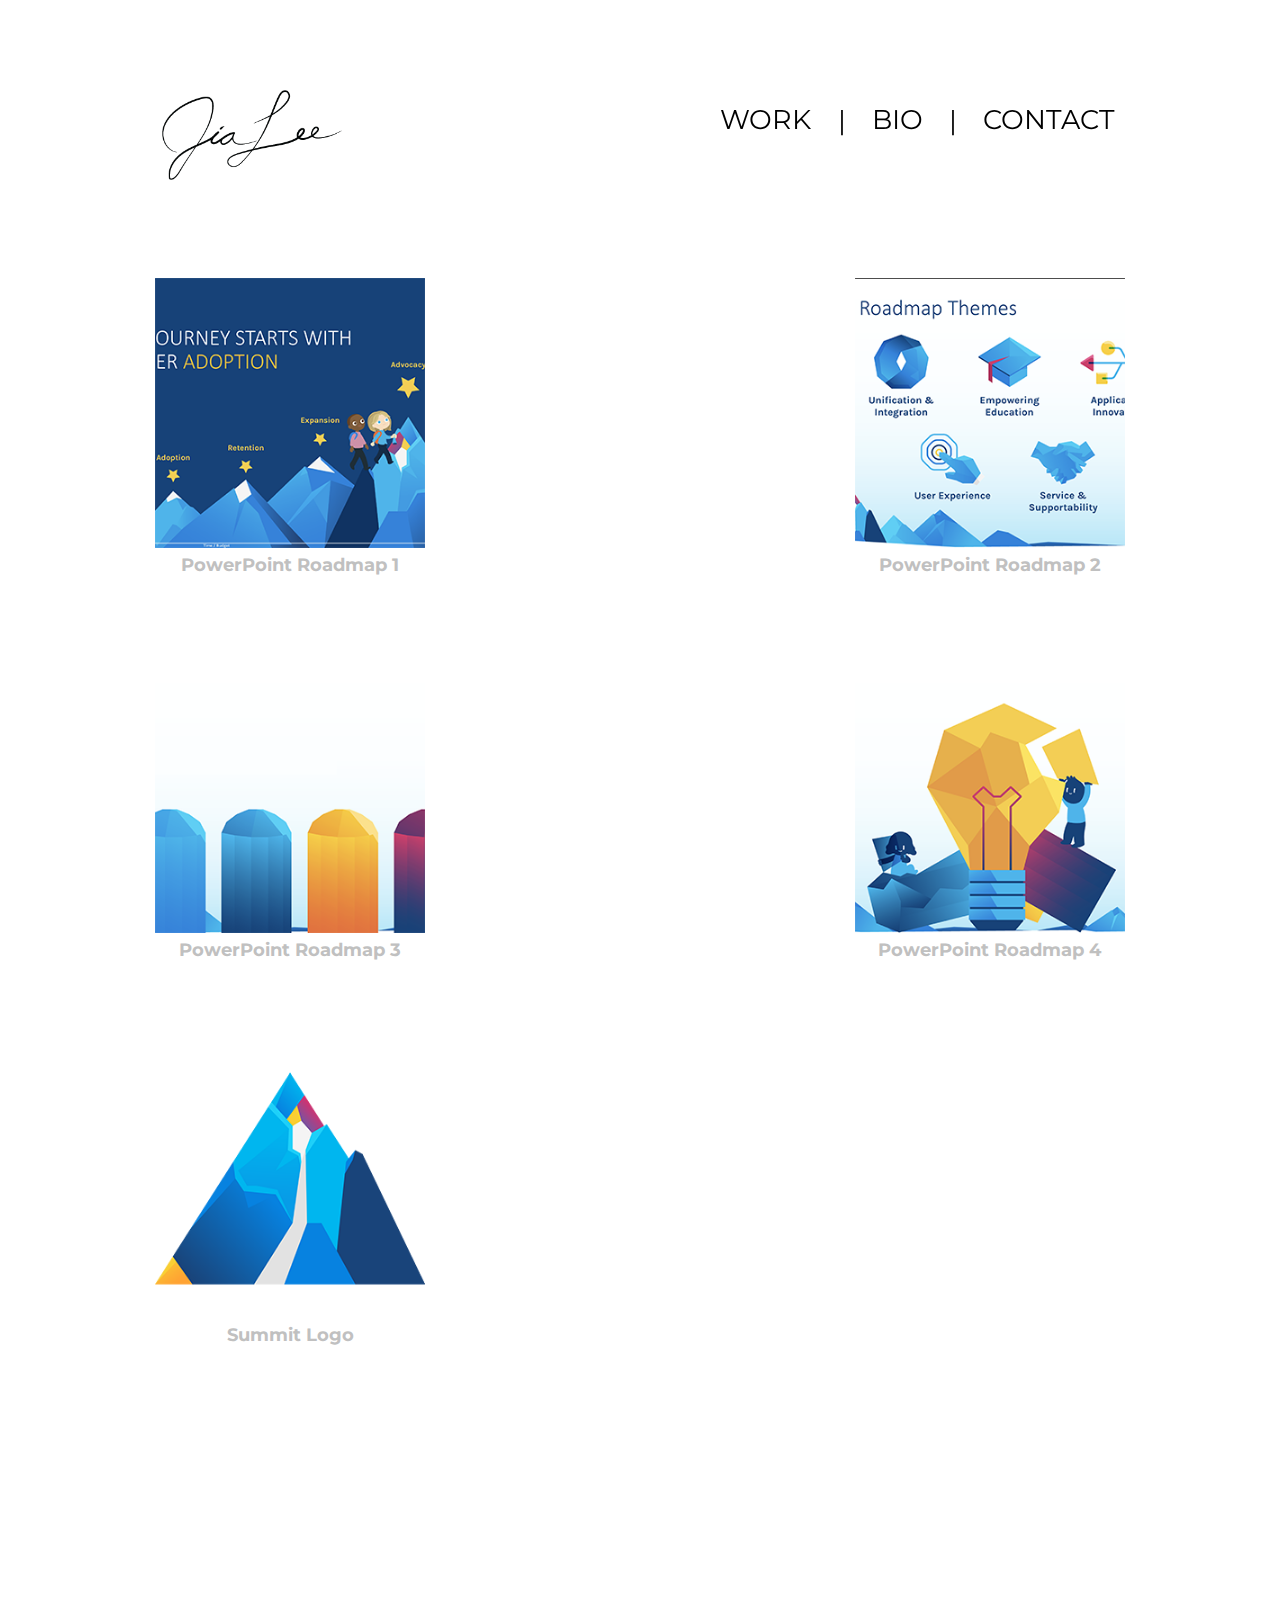
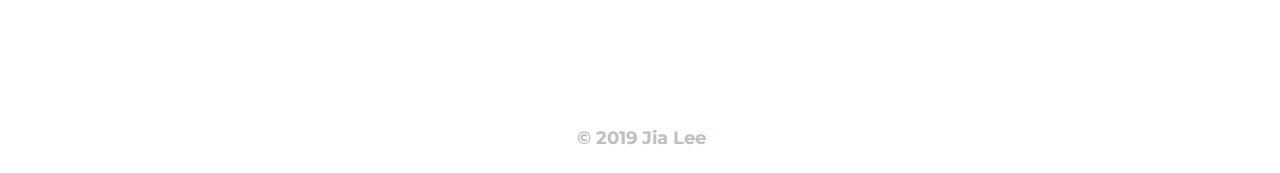
<file: work/summitLogoBranding.html>
<!DOCTYPE html>
<html>
<head>
    <title>Jia Lee Illustration</title>
    <link rel="stylesheet" type="text/css" href="../main.css">
    <link rel="stylesheet" type="text/css" href="workDisplay.css">
    <link rel="stylesheet" href="https://use.fontawesome.com/releases/v5.11.1/css/all.css">
    <link href="https://fonts.googleapis.com/css?family=Montserrat&display=swap" rel="stylesheet">
    <link href="https://fonts.googleapis.com/css?family=Rubik&display=swap" rel="stylesheet">
    <script src="https://code.jquery.com/jquery-3.2.1.min.js"></script>
    <script src="../main.js"></script>
    <script src="workDisplay.js"></script>

    <link rel="apple-touch-icon" sizes="180x180" href="../apple-touch-icon.png">
    <link rel="icon" type="image/png" sizes="32x32" href="../favicon-32x32.png">
    <link rel="icon" type="image/png" sizes="16x16" href="../favicon-16x16.png">
    <link rel="manifest" href="../site.webmanifest">
    <link rel="mask-icon" href="../safari-pinned-tab.svg" color="#5bbad5">
    <meta name="msapplication-TileColor" content="#da532c">
    <meta name="theme-color" content="#ffffff">
</head>
<body>
    <nav>
        <a href="http://jialeeart.github.io"><img id="signature" src="../images/sign jl1.png"></a>
        <div id="navLinks">
            <a href="http://jialeeart.github.io/work.html">WORK</a>
            |
            <a href="http://jialeeart.github.io/bio.html">BIO</a>
            |
            <a href="http://jialeeart.github.io/contact.html">CONTACT</a>
        </div>
    </nav>
    
    <div id="fullDisplay">
      <i class="fas fa-chevron-left fullDisplayArrow" onclick="prevImage('summitLogoBranding')"></i>

      <img>

      <i class="fas fa-chevron-right fullDisplayArrow" onclick="nextImage('summitLogoBranding')"></i>
    </div>
  
    <div id="work">
      <div class="workBlock">
        <img class="workImg" src="../images/summitLogoBranding/thumbnail/ppt_roadmap_1.png" onclick="fullDisplay('summitLogoBranding','ppt_roadmap_1.png')">
        <h6 class="workTxt">PowerPoint Roadmap 1</h6>
      </div>

      <div class="workBlock">
        <img class="workImg" src="../images/summitLogoBranding/thumbnail/ppt_roadmap_2.png" onclick="fullDisplay('summitLogoBranding','ppt_roadmap_2.png')">
        <h6 class="workTxt">PowerPoint Roadmap 2</h6>
      </div>

      <div class="workBlock">
        <img class="workImg" src="../images/summitLogoBranding/thumbnail/ppt_roadmap_3.png" onclick="fullDisplay('summitLogoBranding','ppt_roadmap_3.png')">
        <h6 class="workTxt">PowerPoint Roadmap 3</h6>
      </div>

      <div class="workBlock">
        <img class="workImg" src="../images/summitLogoBranding/thumbnail/ppt_roadmap_4.png" onclick="fullDisplay('summitLogoBranding','ppt_roadmap_4.png')">
        <h6 class="workTxt">PowerPoint Roadmap 4</h6>
      </div>
        
      <div class="workBlock">
        <img class="workImg" src="../images/summitLogoBranding/thumbnail/summit_logo.png" onclick="fullDisplay('summitLogoBranding','summit_logo.png')">
        <h6 class="workTxt">Summit Logo</h6>
      </div>    
    </div>

    <workFooter>
      <h4>© 2019 Jia Lee</h4>
    </workFooter>  
</body>
</html>
</file>
<file: main.css>
nav {
  font-family: 'Montserrat', 'Rubik', sans-serif;
  width: 100%;
  position: fixed;
  top: 5em;
  font-size: 2vmin;
  margin: 0 auto;
}

nav.scrolled {
  opacity: 0;
  transition: all 1s ease;
  pointer-events: none;
  cursor: default;
}

nav.scrolled.hover {
  opacity: 1;
}

nav > a > #signature {
  display: inline;
  height: 5em;
  margin-left: 12vw;
}

nav > a > #signature:hover {
  opacity: 0.7;
}

nav > #navLinks {
  font-size: 3vmin;
  float: right;
  padding-top: 0.5em;
  margin-right: 12vw;
}

nav > #navLinks > a {
  text-decoration: none;
  color: black;
  padding: 1.5vw;
}

nav > #navLinks > a:hover {
  text-decoration: underline;
}

footer {
  font-family: 'Montserrat', 'Rubik', sans-serif;
  font-size: 2vmin;
  position: fixed;
  text-align: center;
  bottom: 0;
  left: 0;
  width: 100%;
  color: #C0C0C0;
}

/* ############### START OF CSS3 SLIDESHOW ############### 
 *
 * https://tympanus.net/codrops/2012/01/02/fullscreen-background-image-slideshow-with-css3/ 
 *
 */

.cb-slideshow,
.cb-slideshow:after { 
    position: fixed;
    width: 100%;
    height: 100%;
    top: 0px;
    left: 0px;
    z-index: 0;
    list-style: none;
    margin: 0;
    padding: 0;
}
.cb-slideshow:after { 
    content: '';
    /* background: transparent url(./gallery/illustrations/dive_training.png) repeat top left;  */
}
.cb-slideshow li span { 
    width: 100%;
    height: 100%;
    position: absolute;
    top: 0px;
    left: 0px;
    color: transparent;
    background-size: cover;
    background-position: 50% 50%;
    background-repeat: none;
    opacity: 0;
    z-index: 0;
    -webkit-backface-visibility: hidden;
    -webkit-animation: imageAnimation 36s linear infinite 0s;
    -moz-animation: imageAnimation 36s linear infinite 0s;
    -o-animation: imageAnimation 36s linear infinite 0s;
    -ms-animation: imageAnimation 36s linear infinite 0s;
    animation: imageAnimation 36s linear infinite 0s; 
}
.cb-slideshow li div { 
    z-index: 1000;
    position: absolute;
    bottom: 30px;
    left: 0px;
    width: 100%;
    text-align: center;
    opacity: 0;
    color: #fff;
    -webkit-animation: titleAnimation 36s linear infinite 0s;
    -moz-animation: titleAnimation 36s linear infinite 0s;
    -o-animation: titleAnimation 36s linear infinite 0s;
    -ms-animation: titleAnimation 36s linear infinite 0s;
    animation: titleAnimation 36s linear infinite 0s; 
}
.cb-slideshow li div h3 { 
    font-family: 'BebasNeueRegular', 'Arial Narrow', Arial, sans-serif;
    font-size: 240px;
    padding: 0;
    line-height: 200px; 
}
.cb-slideshow li:nth-child(1) span { 
    background-image: url(./images/PS2019/full/dive_training.png) 
}
.cb-slideshow li:nth-child(2) span { 
    background-image: url(./images/PS2019/full/launch_space.png);
    -webkit-animation-delay: 6s;
    -moz-animation-delay: 6s;
    -o-animation-delay: 6s;
    -ms-animation-delay: 6s;
    animation-delay: 6s; 
}
.cb-slideshow li:nth-child(3) span { 
    background-image: url(./images/PS2019/full/roadmap.png);
    -webkit-animation-delay: 12s;
    -moz-animation-delay: 12s;
    -o-animation-delay: 12s;
    -ms-animation-delay: 12s;
    animation-delay: 12s; 
}
.cb-slideshow li:nth-child(4) span { 
    background-image: url(./images/PS2019/full/dive_training.png);
    -webkit-animation-delay: 18s;
    -moz-animation-delay: 18s;
    -o-animation-delay: 18s;
    -ms-animation-delay: 18s;
    animation-delay: 18s; 
}
.cb-slideshow li:nth-child(5) span { 
    background-image: url(./images/PS2019/full/launch_space.png);
    -webkit-animation-delay: 24s;
    -moz-animation-delay: 24s;
    -o-animation-delay: 24s;
    -ms-animation-delay: 24s;
    animation-delay: 24s; 
}
.cb-slideshow li:nth-child(6) span { 
    background-image: url(./images/PS2019/full/roadmap.png);
    -webkit-animation-delay: 30s;
    -moz-animation-delay: 30s;
    -o-animation-delay: 30s;
    -ms-animation-delay: 30s;
    animation-delay: 30s; 
}
.cb-slideshow li:nth-child(2) div { 
    -webkit-animation-delay: 6s;
    -moz-animation-delay: 6s;
    -o-animation-delay: 6s;
    -ms-animation-delay: 6s;
    animation-delay: 6s; 
}
.cb-slideshow li:nth-child(3) div { 
    -webkit-animation-delay: 12s;
    -moz-animation-delay: 12s;
    -o-animation-delay: 12s;
    -ms-animation-delay: 12s;
    animation-delay: 12s; 
}
.cb-slideshow li:nth-child(4) div { 
    -webkit-animation-delay: 18s;
    -moz-animation-delay: 18s;
    -o-animation-delay: 18s;
    -ms-animation-delay: 18s;
    animation-delay: 18s; 
}
.cb-slideshow li:nth-child(5) div { 
    -webkit-animation-delay: 24s;
    -moz-animation-delay: 24s;
    -o-animation-delay: 24s;
    -ms-animation-delay: 24s;
    animation-delay: 24s; 
}
.cb-slideshow li:nth-child(6) div { 
    -webkit-animation-delay: 30s;
    -moz-animation-delay: 30s;
    -o-animation-delay: 30s;
    -ms-animation-delay: 30s;
    animation-delay: 30s; 
}
/* Animation for the slideshow images */
@-webkit-keyframes imageAnimation { 
    0% { opacity: 0;
    -webkit-animation-timing-function: ease-in; }
    8% { opacity: 1;
         -webkit-animation-timing-function: ease-out; }
    17% { opacity: 1 }
    25% { opacity: 0 }
    100% { opacity: 0 }
}
@-moz-keyframes imageAnimation { 
    0% { opacity: 0;
    -moz-animation-timing-function: ease-in; }
    8% { opacity: 1;
         -moz-animation-timing-function: ease-out; }
    17% { opacity: 1 }
    25% { opacity: 0 }
    100% { opacity: 0 }
}
@-o-keyframes imageAnimation { 
    0% { opacity: 0;
    -o-animation-timing-function: ease-in; }
    8% { opacity: 1;
         -o-animation-timing-function: ease-out; }
    17% { opacity: 1 }
    25% { opacity: 0 }
    100% { opacity: 0 }
}
@-ms-keyframes imageAnimation { 
    0% { opacity: 0;
    -ms-animation-timing-function: ease-in; }
    8% { opacity: 1;
         -ms-animation-timing-function: ease-out; }
    17% { opacity: 1 }
    25% { opacity: 0 }
    100% { opacity: 0 }
}
@keyframes imageAnimation { 
    0% { opacity: 0;
    animation-timing-function: ease-in; }
    8% { opacity: 1;
         animation-timing-function: ease-out; }
    17% { opacity: 1 }
    25% { opacity: 0 }
    100% { opacity: 0 }
}
/* Animation for the title */
@-webkit-keyframes titleAnimation { 
    0% { opacity: 0 }
    8% { opacity: 1 }
    17% { opacity: 1 }
    19% { opacity: 0 }
    100% { opacity: 0 }
}
@-moz-keyframes titleAnimation { 
    0% { opacity: 0 }
    8% { opacity: 1 }
    17% { opacity: 1 }
    19% { opacity: 0 }
    100% { opacity: 0 }
}
@-o-keyframes titleAnimation { 
    0% { opacity: 0 }
    8% { opacity: 1 }
    17% { opacity: 1 }
    19% { opacity: 0 }
    100% { opacity: 0 }
}
@-ms-keyframes titleAnimation { 
    0% { opacity: 0 }
    8% { opacity: 1 }
    17% { opacity: 1 }
    19% { opacity: 0 }
    100% { opacity: 0 }
}
@keyframes titleAnimation { 
    0% { opacity: 0 }
    8% { opacity: 1 }
    17% { opacity: 1 }
    19% { opacity: 0 }
    100% { opacity: 0 }
}
/* Show at least something when animations not supported */
.no-cssanimations .cb-slideshow li span{
	opacity: 1;
}

@media screen and (max-width: 1140px) { 
    .cb-slideshow li div h3 { font-size: 140px }
}

@media screen and (max-width: 600px) { 
    .cb-slideshow li div h3 { font-size: 80px }
}

/*  
 *
 * ############### END OF CSS3 SLIDESHOW ###############
 *
 */
</file>
<file: bio.css>
#bio {
  font-family: 'Montserrat', 'Rubik', sans-serif;
  margin-top: 20vmin;
  margin-left: 5vw;
  margin-right: 5vw;
  height: 50vmin;
  font-size: 3vmin;

  display: grid;
  grid-gap: 10px;
  grid-template-columns: repeat(3, 1fr);
  grid-template-areas:
    "bioPic bioInfo bioInfo";
}

#bio > #bioPic {
  grid-area: bioPic;
  place-self: center;
}

#bioPicCrop {
  width: 10em;
  height: 10em;
  position: relative;
  overflow: hidden;
  border-radius: 50%;
}

#bioPicCrop > img {
  width: 10em;
  height: 10em;
}

#bio > #bioInfo {
  grid-area: bioInfo;
  display: flex;
  flex-direction: column;
  align-items: center;
  justify-content: center;
  padding: 5vmin;
}

bioFooter {
  font-family: 'Montserrat', 'Rubik', sans-serif;
  font-size: 2vmin;
  position: absolute;
  margin-top: 50vmin;
  text-align: center;
  width: 99%;
  color: #C0C0C0;
}

@media screen and (max-width: 1140px) { 
  #bio {
    margin-top: 30vmin;
    grid-template-columns: repeat(1, 1fr);
    grid-template-areas:
      "bioPic"
      "bioInfo"
      "bioInfo";
  }

  bioFooter {
    margin-top: 100vmin;
  }
}

@media screen and (max-width: 600px) { 
  #bio {
    margin-top: 30vmin;
    grid-template-columns: repeat(1, 1fr);
    grid-template-areas:
      "bioPic"
      "bioInfo"
      "bioInfo";
  }

  bioFooter {
    margin-top: 100vmin;
  }
}
</file>
<file: work.css>
#work {
  font-family: 'Montserrat', 'Rubik', sans-serif;
  margin-top: 30vmin;
  margin-left: 10vw;
  margin-right: 10vw;
  margin-bottom: 30vmin;
  font-size: 3vmin;

  display: grid;
  grid-gap: 0vmin 10vmin;
  grid-template-columns: repeat(5, 1fr);
  grid-template-areas:
    "wb1 wb2 ln wb4 wb5"
    "wb3 wb3 ln wb6 wb6";
}

#wb1 {
  grid-area: wb1;
}

#wb2 {
  grid-area: wb2;
}

#wb3 {
  grid-area: wb3;
}

#ln {
  grid-area: ln;
  background: #e0e0e0;
  width: 1px;
  height: 100vmin;
  place-self: center;
}

#wb4 {
  grid-area: wb4;
}

#wb5 {
  grid-area: wb5;
}

#wb6 {
  grid-area: wb6;
}

.workBlock {
  display: flex;
  flex-direction: column;
  place-self: center;
}

.workImg {
  width: 30vmin;
  height: 30vmin;
  object-fit: cover;
  place-self: center;
}

.workImg:hover {
  transition: box-shadow 0.3s ease-in-out;
  -webkit-filter: drop-shadow(5px 5px 5px #C0C0C0);
  filter: drop-shadow(5px 5px 5px #C0C0C0);
}

.workTxt {
  width: 30vmin;
  margin-top: 5px;
  text-align: center;
  color: #C0C0C0
}

workFooter {
  font-family: 'Montserrat', 'Rubik', sans-serif;
  font-size: 2vmin;
  position: absolute;
  text-align: center;
  width: 99%;
  color: #C0C0C0;
}

@media screen and (max-width: 1140px) {
  #work {
    grid-template-columns: repeat(3, 1fr);
    grid-template-areas:
      "wb1 ln wb4"
      "wb2 ln wb5"
      "wb3 ln wb6";
  }
  
  #ln {
    height: 150vmin;
  }
}

@media screen and (max-width: 600px) {
  #work {
    grid-template-columns: repeat(3, 1fr);
    grid-template-areas:
      "wb1 ln wb4"
      "wb2 ln wb5"
      "wb3 ln wb6";
  }

  #ln {
    height: 150vmin;
  }
}
</file>
<file: work/workDisplay.css>
#fullDisplay {
  display: flex;
  flex-direction: row;
}

#fullDisplay > i {
  display: none;
  cursor: pointer;
  position: relative;
  font-size: 10vmin;
  height: 15vmin;
  margin-top: 0 auto;
  margin-left: 5vmin;
  margin-right: 5vmin;
  opacity: 0.2;
}

#fullDisplay > i:hover {
  opacity: 0.7;
}

#fullDisplay > img {
  display: block;
  width: 50vw;
  height: auto;
  margin-top: 25vmin;
  margin-left: auto;
  margin-right: auto;
  margin-bottom: 5vmin;
  cursor: pointer;
}

#work {
  font-family: 'Montserrat', 'Rubik', sans-serif;
  margin-left: 8vw;
  margin-right: 8vw;
  margin-bottom: 30vmin;
  font-size: 3vmin;

  display: flex;
  flex-wrap: wrap;
  justify-content: space-between;
}

.workBlock {
  display: flex;
  flex-direction: column;
  place-self: center;
  margin-left: 5vmin;
  margin-right: 5vmin;
  margin-bottom: 5vmin;
}

.workImg {
  width: 30vmin;
  height: 30vmin;
  object-fit: cover;
  place-self: center;
  cursor: pointer;
}

.workImg:hover {
  transition: box-shadow 0.3s ease-in-out;
  -webkit-filter: drop-shadow(5px 5px 5px #C0C0C0);
  filter: drop-shadow(5px 5px 5px #C0C0C0);
}

.workTxt {
  width: 30vmin;
  margin-top: 5px;
  text-align: center;
  color: #C0C0C0
}

workFooter {
  font-family: 'Montserrat', 'Rubik', sans-serif;
  font-size: 2vmin;
  position: absolute;
  text-align: center;
  width: 99%;
  color: #C0C0C0;
}

@media screen and (max-width: 1140px) {
}

@media screen and (max-width: 600px) {
  #work {
    justify-content: center;
  }
}
</file>
